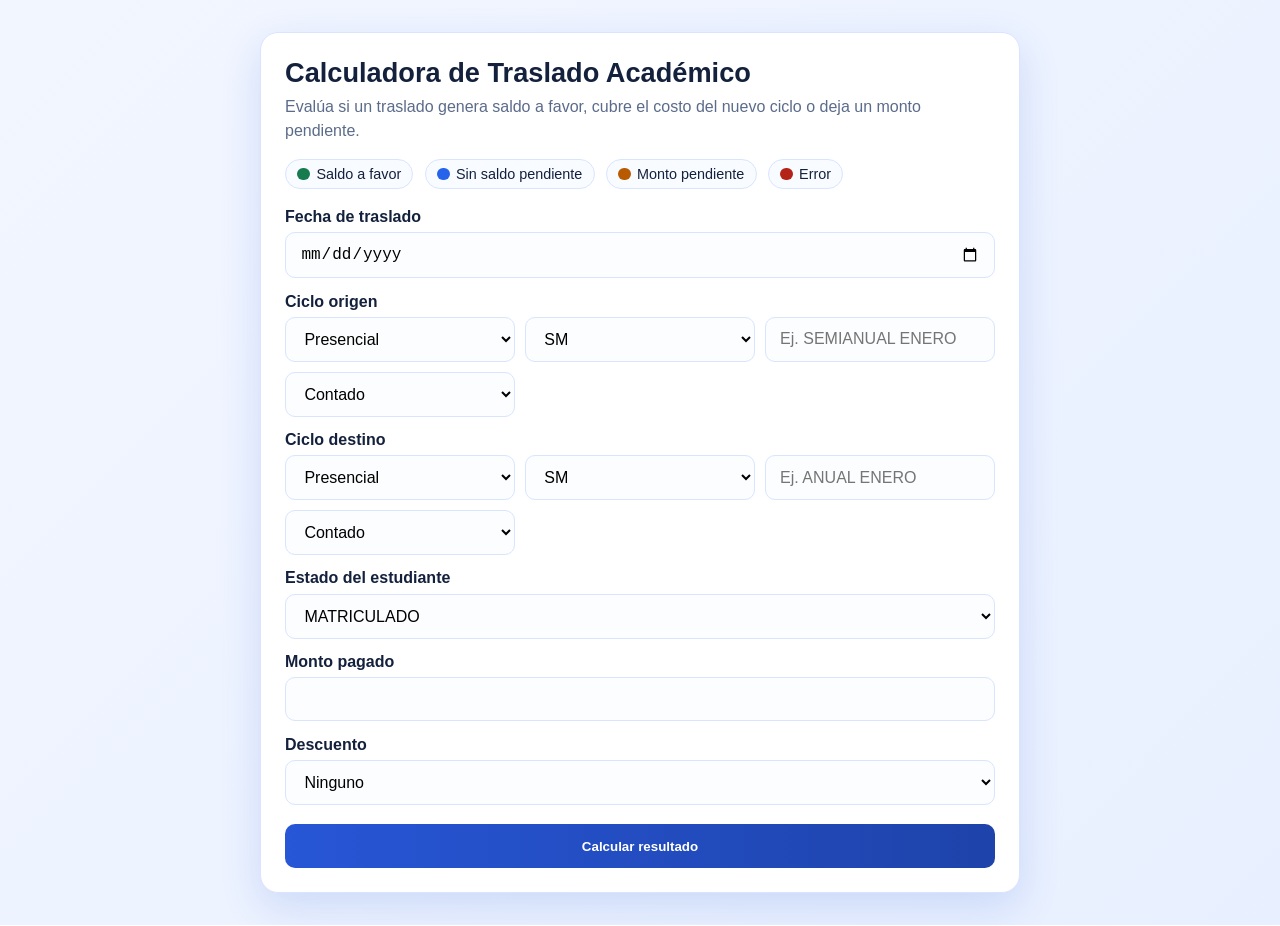
<file: public/index.html>
<!DOCTYPE html>
<html lang="es">
  <head>
    <meta charset="UTF-8" />
    <meta name="viewport" content="width=device-width, initial-scale=1.0" />
    <title>Calculadora de Traslado Académico</title>
    <style>
      :root {
        --bg: #f2f6ff;
        --card: #ffffff;
        --border: #d9e4ff;
        --text: #14213d;
        --muted: #5b6b8a;
        --primary: #2756d6;
        --primary-dark: #1e43aa;
        --success: #167b4f;
        --neutral: #2563eb;
        --warning: #b85a00;
        --error: #b42318;
      }

      * { box-sizing: border-box; }
      body {
        font-family: Arial, sans-serif;
        margin: 0;
        min-height: 100vh;
        background: linear-gradient(135deg, var(--bg), #e8f0ff);
        color: var(--text);
        display: flex;
        align-items: center;
        justify-content: center;
        padding: 2rem 1rem;
      }
      .card {
        background: var(--card);
        padding: 1.5rem;
        border-radius: 18px;
        max-width: 760px;
        width: 100%;
        box-shadow: 0 14px 40px rgba(39, 86, 214, 0.16);
        border: 1px solid var(--border);
      }
      .hero { margin-bottom: 1rem; }
      .hero h1 { margin: 0 0 0.4rem; font-size: 1.7rem; }
      .hero p { margin: 0; color: var(--muted); line-height: 1.5; }
      form { display: grid; gap: 0.9rem; }
      .field-group { display: grid; gap: 0.4rem; }
      label { font-weight: 700; color: var(--text); }
      input, select {
        padding: 0.75rem 0.9rem;
        border: 1px solid var(--border);
        border-radius: 10px;
        font-size: 1rem;
        background: #fbfdff;
      }
      button {
        background: linear-gradient(90deg, var(--primary), var(--primary-dark));
        color: white;
        border: none;
        padding: 0.9rem 1rem;
        border-radius: 10px;
        cursor: pointer;
        font-weight: 700;
        margin-top: 0.3rem;
      }
      .result {
        margin-top: 1rem;
        padding: 1rem;
        border-radius: 14px;
        border: 1px solid transparent;
      }
      .result.success { background: #ebfdf4; border-color: #bdeed1; color: var(--success); }
      .result.neutral { background: #eff6ff; border-color: #cfe0ff; color: var(--neutral); }
      .result.warning { background: #fff4e8; border-color: #ffd7aa; color: var(--warning); }
      .result.error { background: #fef3f2; border-color: #f7c6c2; color: var(--error); }
      .result-title { font-size: 1.15rem; font-weight: 700; margin-bottom: 0.35rem; }
      .result-message { margin-bottom: 0.8rem; font-weight: 600; }
      .result-grid {
        display: grid;
        gap: 0.6rem;
        grid-template-columns: repeat(auto-fit, minmax(180px, 1fr));
      }
      .result-item {
        background: rgba(255,255,255,0.8);
        padding: 0.7rem;
        border-radius: 10px;
      }
      .result-item span { display: block; font-size: 0.8rem; opacity: 0.8; margin-bottom: 0.25rem; }
      .result-item strong { font-size: 1rem; }
      .legend {
        display: flex;
        flex-wrap: wrap;
        gap: 0.7rem;
        margin: 1rem 0 1.2rem;
      }
      .legend-item {
        display: inline-flex;
        align-items: center;
        gap: 0.4rem;
        border-radius: 999px;
        padding: 0.35rem 0.7rem;
        background: #f8fbff;
        border: 1px solid var(--border);
        font-size: 0.9rem;
      }
      .legend-dot {
        width: 0.8rem;
        height: 0.8rem;
        border-radius: 50%;
        display: inline-block;
      }
      .legend-dot.success { background: var(--success); }
      .legend-dot.neutral { background: var(--neutral); }
      .legend-dot.warning { background: var(--warning); }
      .legend-dot.error { background: var(--error); }
      .formula-card {
        margin-top: 0.9rem;
        border-top: 1px solid rgba(20,33,61,0.12);
        padding-top: 0.8rem;
      }
      .formula-title { font-weight: 700; margin-bottom: 0.35rem; }
      .formula-text { font-size: 0.95rem; margin-bottom: 0.5rem; }
      .formula-list { margin: 0; padding-left: 1.1rem; display: grid; gap: 0.35rem; }
    </style>
  </head>
  <body>
    <div class="card">
      <div class="hero">
        <h1>Calculadora de Traslado Académico</h1>
        <p>Evalúa si un traslado genera saldo a favor, cubre el costo del nuevo ciclo o deja un monto pendiente.</p>
      </div>

      <div class="legend" aria-label="Leyenda de colores">
        <div class="legend-item"><span class="legend-dot success"></span>Saldo a favor</div>
        <div class="legend-item"><span class="legend-dot neutral"></span>Sin saldo pendiente</div>
        <div class="legend-item"><span class="legend-dot warning"></span>Monto pendiente</div>
        <div class="legend-item"><span class="legend-dot error"></span>Error</div>
      </div>

      <form id="transfer-form">
        <div class="field-group">
          <label>Fecha de traslado</label>
          <input type="date" id="fechaTraslado" required />
        </div>

        <div class="field-group">
          <label>Ciclo origen</label>
          <div class="result-grid" style="grid-template-columns: repeat(auto-fit, minmax(180px, 1fr));">
            <select id="origenModalidad" required>
              <option value="Presencial">Presencial</option>
              <option value="Virtual">Virtual</option>
            </select>
            <select id="origenUniversidad" required>
              <option value="SM">SM</option>
              <option value="UNI">UNI</option>
            </select>
            <input type="text" id="origenCiclo" placeholder="Ej. SEMIANUAL ENERO" required />
            <select id="origenPago" required>
              <option value="Contado">Contado</option>
              <option value="matricula">Matrícula</option>
            </select>
          </div>
        </div>

        <div class="field-group">
          <label>Ciclo destino</label>
          <div class="result-grid" style="grid-template-columns: repeat(auto-fit, minmax(180px, 1fr));">
            <select id="destinoModalidad" required>
              <option value="Presencial">Presencial</option>
              <option value="Virtual">Virtual</option>
            </select>
            <select id="destinoUniversidad" required>
              <option value="SM">SM</option>
              <option value="UNI">UNI</option>
            </select>
            <input type="text" id="destinoCiclo" placeholder="Ej. ANUAL ENERO" required />
            <select id="destinoPago" required>
              <option value="Contado">Contado</option>
              <option value="matricula">Matrícula</option>
            </select>
          </div>
        </div>

        <div class="field-group">
          <label>Estado del estudiante</label>
          <select id="estado" required>
            <option value="MATRICULADO">MATRICULADO</option>
            <option value="PAGADO">PAGADO</option>
          </select>
        </div>

        <div class="field-group">
          <label>Monto pagado</label>
          <input type="number" id="montoPagado" min="0" step="0.01" required />
        </div>

        <div class="field-group">
          <label>Descuento</label>
          <select id="descuento">
            <option value="Ninguno">Ninguno</option>
            <option value="20%">20%</option>
            <option value="Descuento familiar">Descuento familiar</option>
            <option value="1/2 beca">1/2 beca</option>
            <option value="1/4 beca">1/4 beca</option>
          </select>
        </div>

        <button type="submit">Calcular resultado</button>
      </form>

      <div id="result" class="result" hidden></div>
    </div>

    <script>
      document.getElementById('transfer-form').addEventListener('submit', async (event) => {
        event.preventDefault();
        const payload = {
          fechaTraslado: document.getElementById('fechaTraslado').value,
          cicloOrigen: {
            modalidad: document.getElementById('origenModalidad').value,
            universidad: document.getElementById('origenUniversidad').value,
            nombreCiclo: document.getElementById('origenCiclo').value,
            pago: document.getElementById('origenPago').value,
          },
          cicloDestino: {
            modalidad: document.getElementById('destinoModalidad').value,
            universidad: document.getElementById('destinoUniversidad').value,
            nombreCiclo: document.getElementById('destinoCiclo').value,
            pago: document.getElementById('destinoPago').value,
          },
          estado: document.getElementById('estado').value,
          montoPagado: document.getElementById('montoPagado').value,
          descuento: document.getElementById('descuento').value,
        };

        const response = await fetch('/api/transfer-calculator', {
          method: 'POST',
          headers: { 'Content-Type': 'application/json' },
          body: JSON.stringify(payload),
        });

        const data = await response.json();
        const resultBox = document.getElementById('result');
        resultBox.hidden = false;

        if (!response.ok || !data.success) {
          resultBox.className = 'result error';
          resultBox.innerHTML = `
            <div class="result-title">No se pudo calcular</div>
            <div class="result-message">${data.error || 'No se pudo calcular el traslado.'}</div>
          `;
          return;
        }

        const statusClass = data.result.estado === 'Saldo a favor'
          ? 'success'
          : data.result.estado === 'Monto pendiente'
            ? 'warning'
            : 'neutral';

        resultBox.className = `result ${statusClass}`;
        resultBox.innerHTML = `
          <div class="result-title">${data.result.estado}</div>
          <div class="result-message">${data.result.mensaje}</div>
          <div class="result-grid">
            <div class="result-item"><span>Semanas calculadas</span><strong>${data.result.detalle.semanas_calculadas}</strong></div>
            <div class="result-item"><span>Saldo a favor</span><strong>S/ ${data.result.detalle.saldo_a_favor}</strong></div>
            <div class="result-item"><span>Monto a cancelar</span><strong>S/ ${data.result.detalle.monto_a_cancelar}</strong></div>
            <div class="result-item"><span>Resultado</span><strong>S/ ${data.result.detalle.resultado}</strong></div>
          </div>
          <div class="formula-card">
            <div class="formula-title">Operaciones</div>
            <div class="formula-text">${data.result.detalle.formula}</div>
            <ul class="formula-list">
              ${data.result.detalle.operaciones.map((step) => `<li>${step}</li>`).join('')}
            </ul>
          </div>
        `;
      });
    </script>
  </body>
</html>
</file>
